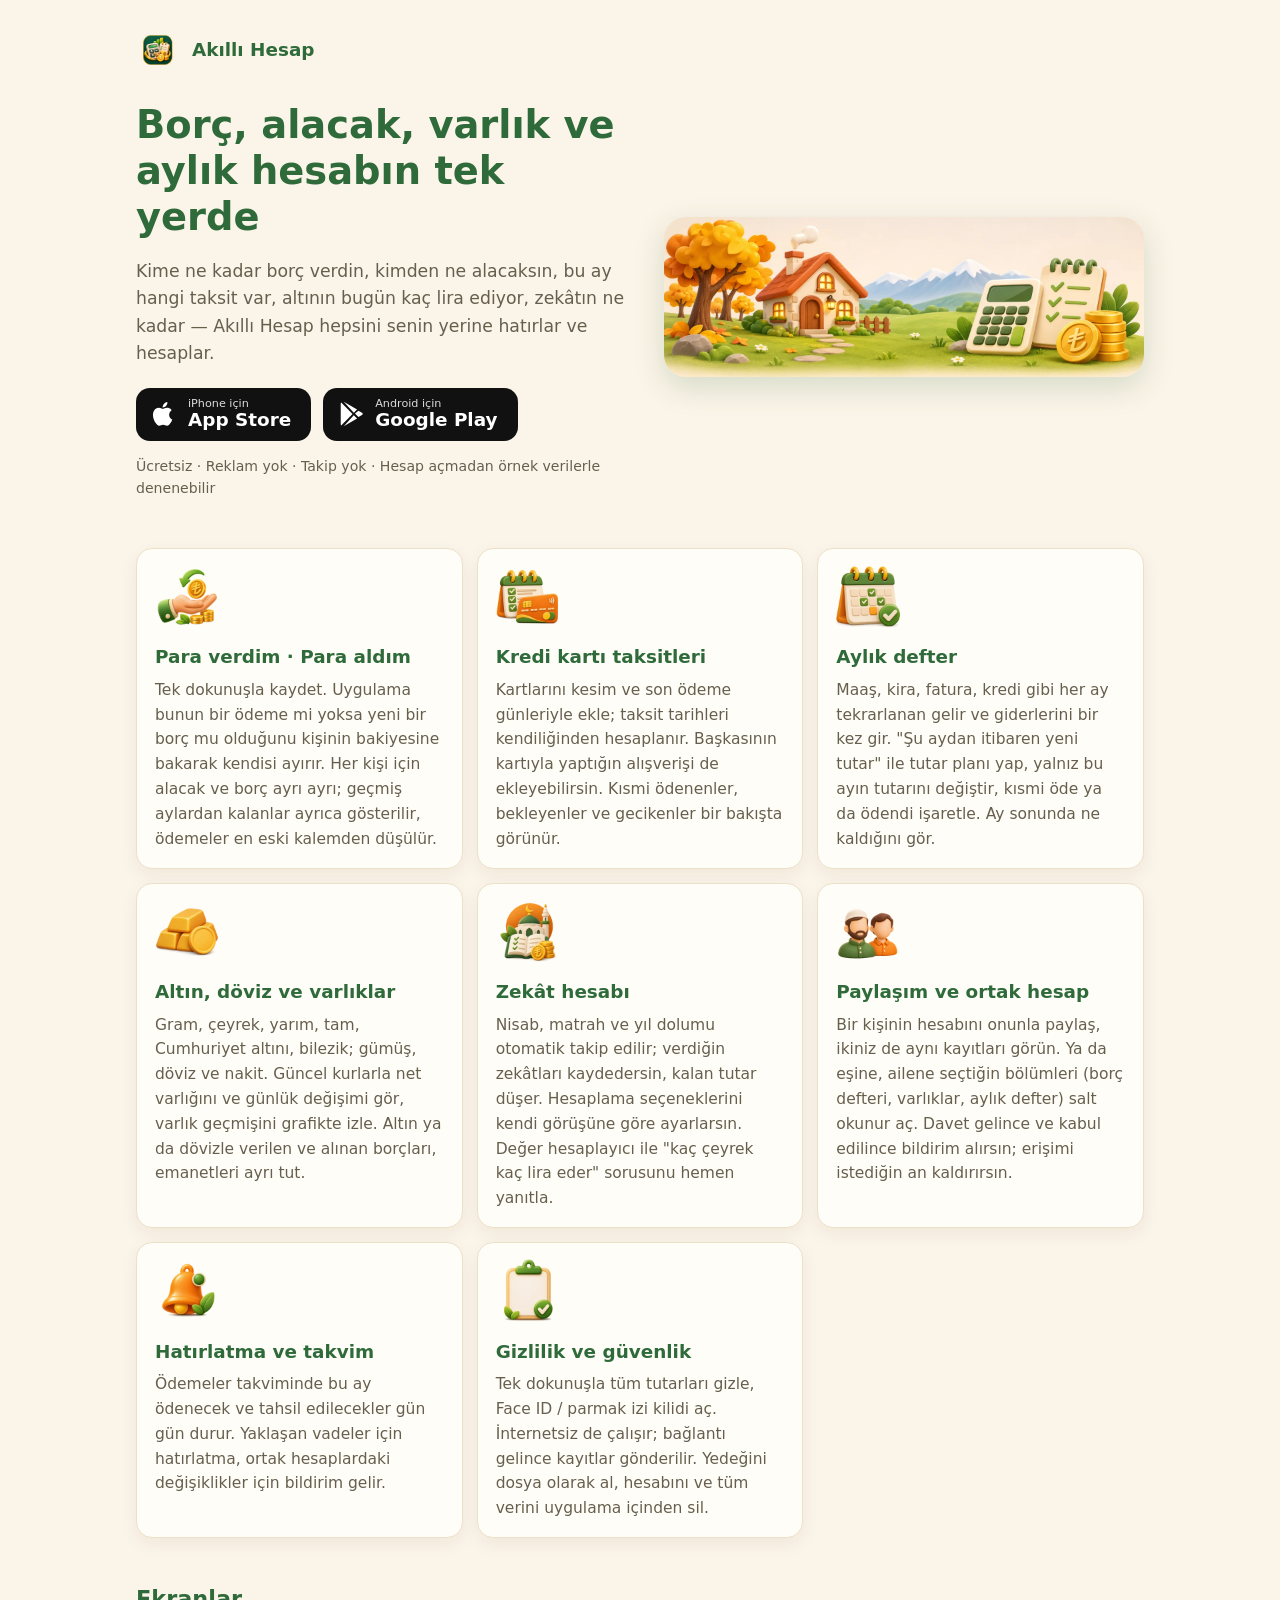
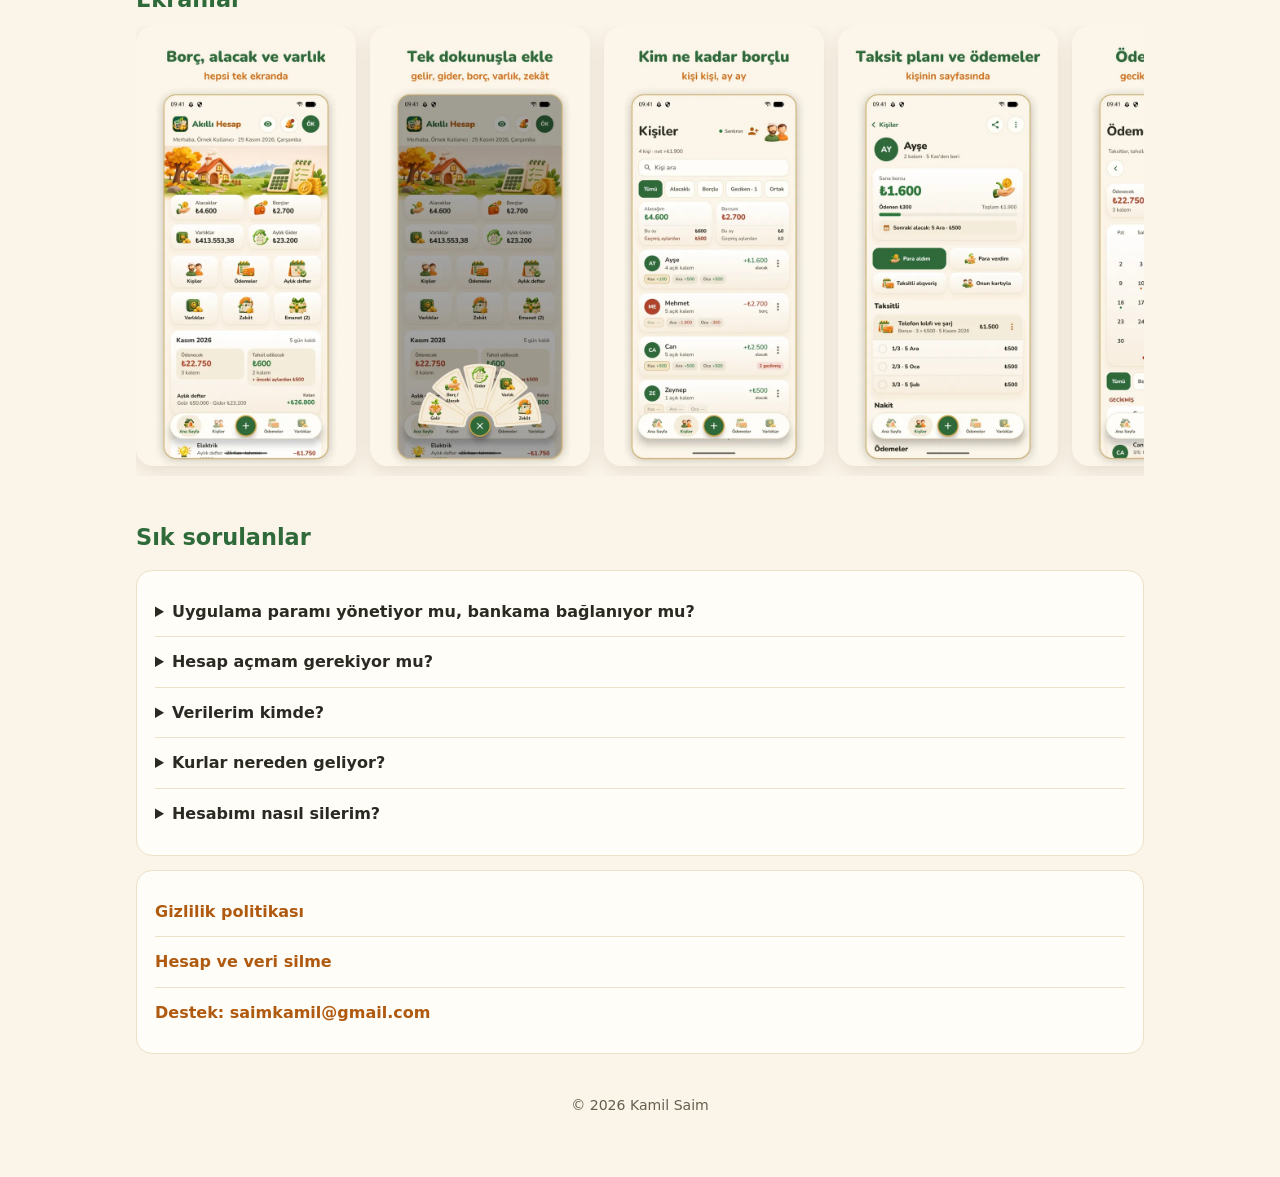
<file: akillihesap-site/public/index.html>
<!doctype html>
<html lang="tr">
<head>
<meta charset="utf-8">
<meta name="viewport" content="width=device-width, initial-scale=1">
<title>Akıllı Hesap — Borç, alacak, taksit, varlık ve zekât tek uygulamada</title>
<meta name="description" content="Akıllı Hesap: kişilerle borç ve alacak, kredi kartı taksitleri, aylık gelir-gider, altın ve döviz varlıkları, zekât hesabı tek uygulamada. Reklam yok, takip yok. iPhone ve Android.">
<meta property="og:title" content="Akıllı Hesap">
<meta property="og:description" content="Borç, alacak, taksit, aylık defter, altın-döviz varlıkları ve zekât tek hesapta.">
<meta property="og:image" content="https://akillihesap.kamilsaim.com/logo.png">
<meta name="theme-color" content="#2F6B3A">
<link rel="icon" href="favicon.png">
<link rel="apple-touch-icon" href="apple-touch-icon.png">
<link rel="stylesheet" href="stil.css">
</head>
<body>
<main class="wrap genis">
<header><img src="logo.png" alt=""><span>Akıllı Hesap</span></header>

<section class="hero">
  <div>
    <h1>Borç, alacak, varlık ve aylık hesabın tek yerde</h1>
    <p class="giris">Kime ne kadar borç verdin, kimden ne alacaksın, bu ay hangi taksit var, altının bugün kaç lira ediyor, zekâtın ne kadar — Akıllı Hesap hepsini senin yerine hatırlar ve hesaplar.</p>
    <div class="indir">
      <a class="magaza" href="https://apps.apple.com/tr/app/id6822288779">
        <svg viewBox="0 0 24 24" aria-hidden="true"><path d="M16.4 12.6c0-2.6 2.1-3.8 2.2-3.9-1.2-1.8-3.1-2-3.7-2-1.6-.2-3.1.9-3.9.9-.8 0-2-.9-3.4-.9-1.7 0-3.3 1-4.2 2.6-1.8 3.1-.5 7.7 1.3 10.2.9 1.2 1.9 2.6 3.2 2.6 1.3-.1 1.8-.8 3.3-.8s2 .8 3.4.8c1.4 0 2.3-1.3 3.1-2.5 1-1.4 1.4-2.8 1.4-2.9-.1 0-2.7-1-2.7-4.1zM13.9 5c.7-.9 1.2-2 1-3.2-1 0-2.3.7-3 1.6-.7.8-1.2 2-1.1 3.1 1.2.1 2.3-.6 3.1-1.5z"/></svg>
        <span><small>iPhone için</small>App Store</span>
      </a>
      <a class="magaza" href="https://play.google.com/store/apps/details?id=com.kamilsaim.borcdefteri">
        <svg viewBox="0 0 24 24" aria-hidden="true"><path d="M3.6 2.2c-.3.3-.4.7-.4 1.2v17.2c0 .5.1.9.4 1.2l9.7-9.8-9.7-9.8zm10.8 10.9 2.8 2.8-11.4 6.5 8.6-9.3zm0-2.2L5.8 1.6l11.4 6.5-2.8 2.8zm4-1.6 3 1.7c.9.5.9 1.4 0 1.9l-3 1.7-3-3 3-2.3z"/></svg>
        <span><small>Android için</small>Google Play</span>
      </a>
    </div>
    <p class="kucuk">Ücretsiz · Reklam yok · Takip yok · Hesap açmadan örnek verilerle denenebilir</p>
  </div>
  <img class="banner" src="g/banner.webp" alt="Ev, hesap makinesi ve altın paralarla Akıllı Hesap manzarası">
</section>

<section class="ozellikler">
  <article class="card ozellik">
    <img src="g/m_borc_verdim.webp" alt="">
    <h2>Para verdim · Para aldım</h2>
    <p>Tek dokunuşla kaydet. Uygulama bunun bir ödeme mi yoksa yeni bir borç mu olduğunu kişinin bakiyesine bakarak kendisi ayırır. Her kişi için alacak ve borç ayrı ayrı; geçmiş aylardan kalanlar ayrıca gösterilir, ödemeler en eski kalemden düşülür.</p>
  </article>
  <article class="card ozellik">
    <img src="g/taksit.webp" alt="">
    <h2>Kredi kartı taksitleri</h2>
    <p>Kartlarını kesim ve son ödeme günleriyle ekle; taksit tarihleri kendiliğinden hesaplanır. Başkasının kartıyla yaptığın alışverişi de ekleyebilirsin. Kısmi ödenenler, bekleyenler ve gecikenler bir bakışta görünür.</p>
  </article>
  <article class="card ozellik">
    <img src="g/d_defter.webp" alt="">
    <h2>Aylık defter</h2>
    <p>Maaş, kira, fatura, kredi gibi her ay tekrarlanan gelir ve giderlerini bir kez gir. "Şu aydan itibaren yeni tutar" ile tutar planı yap, yalnız bu ayın tutarını değiştir, kısmi öde ya da ödendi işaretle. Ay sonunda ne kaldığını gör.</p>
  </article>
  <article class="card ozellik">
    <img src="g/v_altin.webp" alt="">
    <h2>Altın, döviz ve varlıklar</h2>
    <p>Gram, çeyrek, yarım, tam, Cumhuriyet altını, bilezik; gümüş, döviz ve nakit. Güncel kurlarla net varlığını ve günlük değişimi gör, varlık geçmişini grafikte izle. Altın ya da dövizle verilen ve alınan borçları, emanetleri ayrı tut.</p>
  </article>
  <article class="card ozellik">
    <img src="g/m_zekat.webp" alt="">
    <h2>Zekât hesabı</h2>
    <p>Nisab, matrah ve yıl dolumu otomatik takip edilir; verdiğin zekâtları kaydedersin, kalan tutar düşer. Hesaplama seçeneklerini kendi görüşüne göre ayarlarsın. Değer hesaplayıcı ile "kaç çeyrek kaç lira eder" sorusunu hemen yanıtla.</p>
  </article>
  <article class="card ozellik">
    <img src="g/kisiler.webp" alt="">
    <h2>Paylaşım ve ortak hesap</h2>
    <p>Bir kişinin hesabını onunla paylaş, ikiniz de aynı kayıtları görün. Ya da eşine, ailene seçtiğin bölümleri (borç defteri, varlıklar, aylık defter) salt okunur aç. Davet gelince ve kabul edilince bildirim alırsın; erişimi istediğin an kaldırırsın.</p>
  </article>
  <article class="card ozellik">
    <img src="g/a_bildirim.webp" alt="">
    <h2>Hatırlatma ve takvim</h2>
    <p>Ödemeler takviminde bu ay ödenecek ve tahsil edilecekler gün gün durur. Yaklaşan vadeler için hatırlatma, ortak hesaplardaki değişiklikler için bildirim gelir.</p>
  </article>
  <article class="card ozellik">
    <img src="g/a_yedek.webp" alt="">
    <h2>Gizlilik ve güvenlik</h2>
    <p>Tek dokunuşla tüm tutarları gizle, Face ID / parmak izi kilidi aç. İnternetsiz de çalışır; bağlantı gelince kayıtlar gönderilir. Yedeğini dosya olarak al, hesabını ve tüm verini uygulama içinden sil.</p>
  </article>
</section>

<h2 class="baslik">Ekranlar</h2>
<div class="galeri">
  <img src="g/01-ana.webp" alt="Ana sayfa" loading="lazy">
  <img src="g/02-yelpaze.webp" alt="Ekleme menüsü" loading="lazy">
  <img src="g/03-kisiler.webp" alt="Kişiler" loading="lazy">
  <img src="g/04-kisi.webp" alt="Kişi detayı" loading="lazy">
  <img src="g/05-odemeler.webp" alt="Ödemeler takvimi" loading="lazy">
  <img src="g/06-varliklar.webp" alt="Varlıklar" loading="lazy">
  <img src="g/07-defter.webp" alt="Aylık defter" loading="lazy">
  <img src="g/08-zekat.webp" alt="Zekât" loading="lazy">
</div>

<h2 class="baslik">Sık sorulanlar</h2>
<div class="card sss">
  <details><summary>Uygulama paramı yönetiyor mu, bankama bağlanıyor mu?</summary><p>Hayır. Akıllı Hesap yalnız kayıt tutar ve hesaplar; para transferi yapmaz, bankaya ya da kartına bağlanmaz.</p></details>
  <details><summary>Hesap açmam gerekiyor mu?</summary><p>Denemek için gerekmez: giriş ekranında "Örnek verilerle gir" seç. Kendi kayıtların için Apple veya Google ile giriş yaparsın; böylece verilerin telefonların arasında eşitlenir.</p></details>
  <details><summary>Verilerim kimde?</summary><p>Kayıtların yalnız senin hesabına bağlıdır, başkası göremez (paylaştıkların hariç). Reklam ve takip yok, veriler üçüncü taraflarla paylaşılmaz. Ayrıntı: <a href="gizlilik">Gizlilik politikası</a>.</p></details>
  <details><summary>Kurlar nereden geliyor?</summary><p>Altın ve döviz kurları herkese açık bir kaynaktan okunur; gösterim amaçlıdır. İstersen elle de girebilirsin.</p></details>
  <details><summary>Hesabımı nasıl silerim?</summary><p>Uygulamada Ayarlar → "Hesabımı sil". Ayrıntı: <a href="gizlilik#hesap-silme">Hesap ve veri silme</a>.</p></details>
</div>

<div class="card links">
  <a href="gizlilik">Gizlilik politikası</a>
  <a href="gizlilik#hesap-silme">Hesap ve veri silme</a>
  <a href="mailto:saimkamil@gmail.com?subject=Ak%C4%B1ll%C4%B1%20Hesap">Destek: saimkamil@gmail.com</a>
</div>
<footer>© 2026 Kamil Saim</footer>
</main>
</body>
</html>
</file>
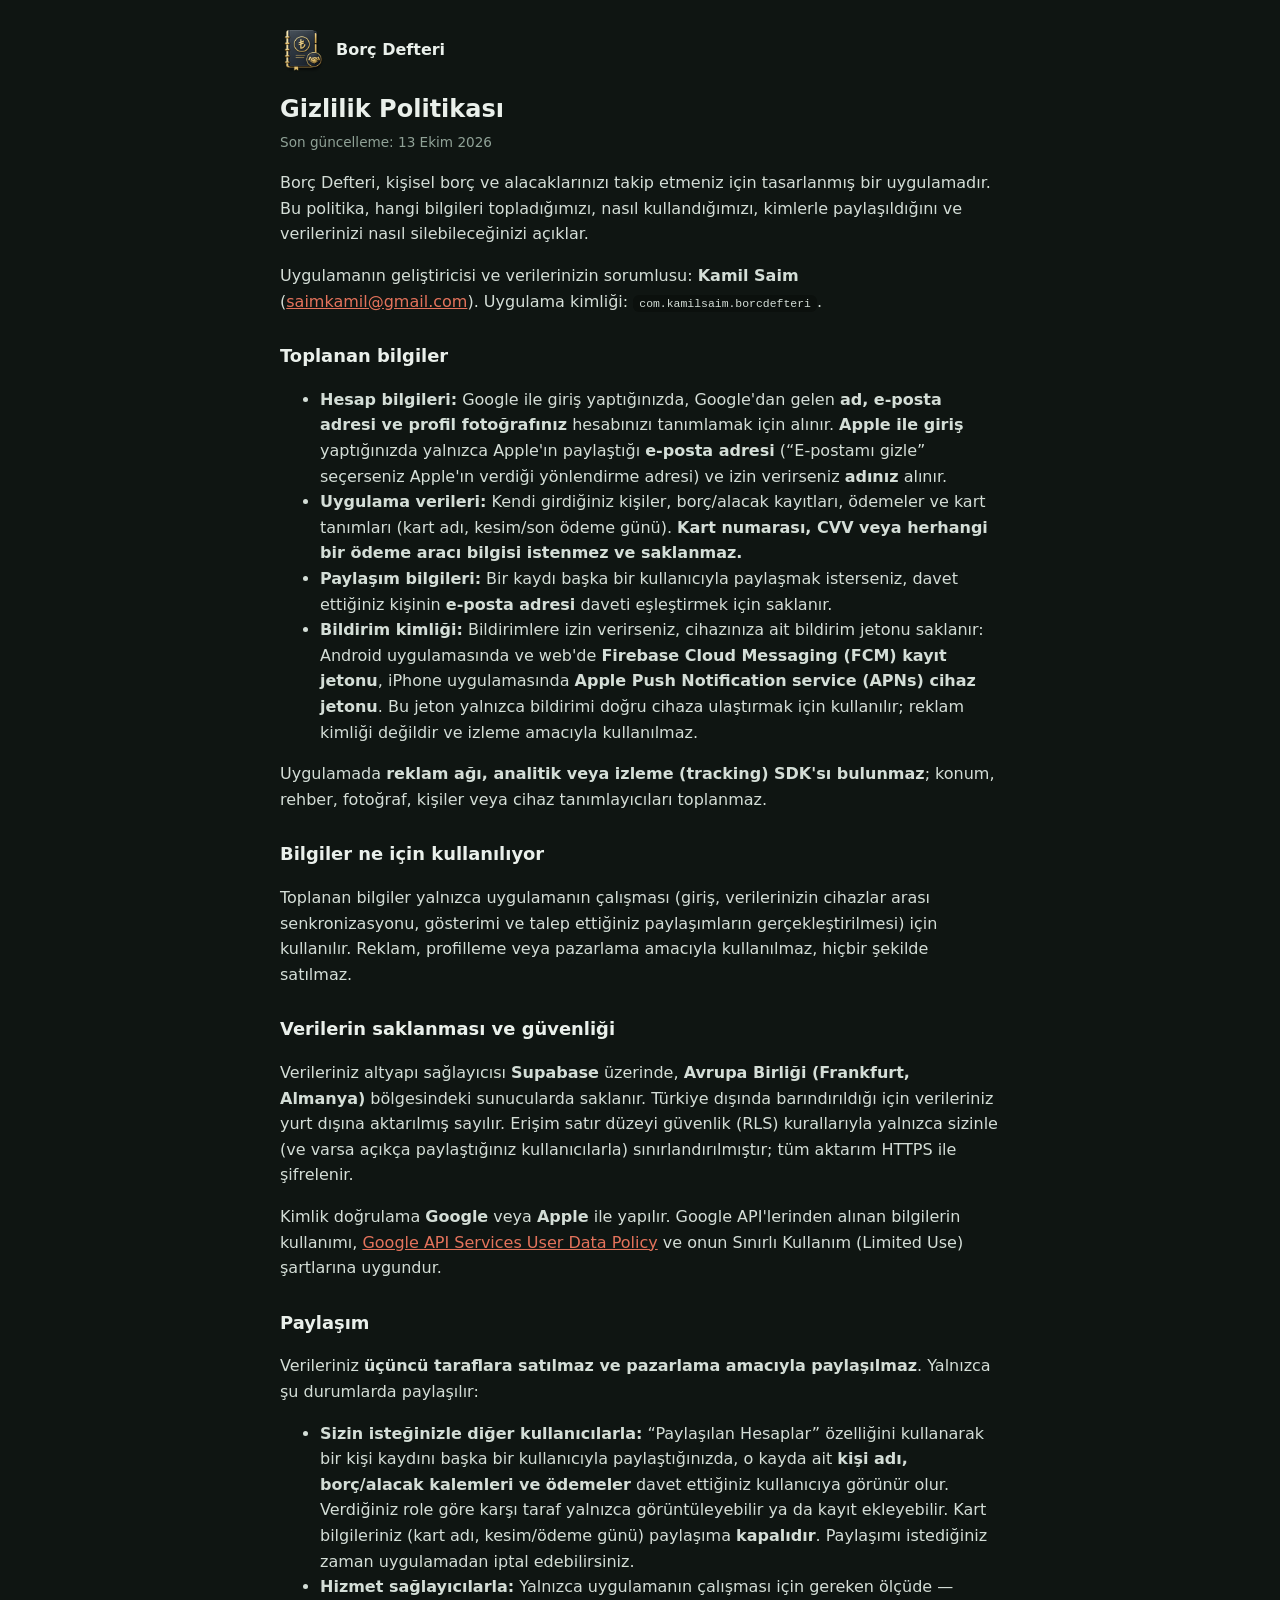
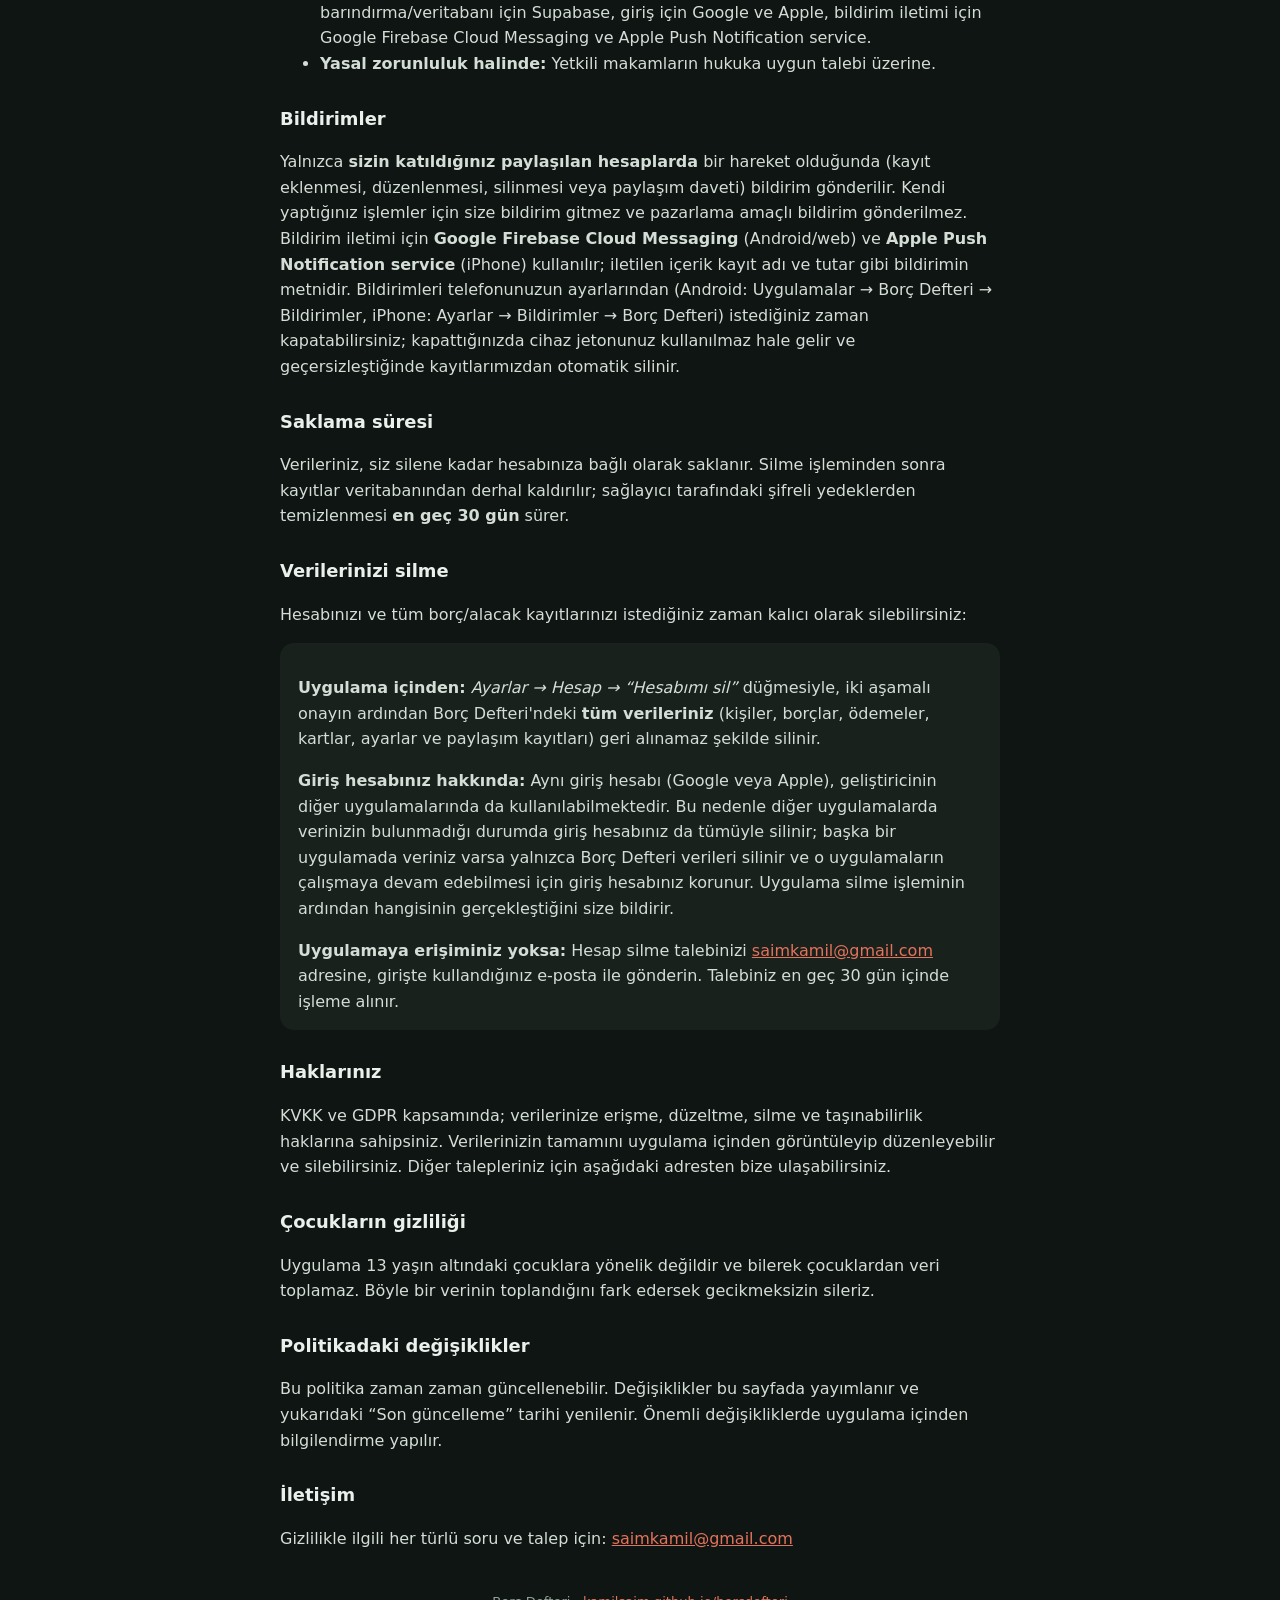
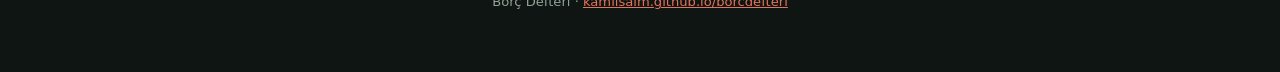
<file: gizlilik-politikasi.html>
<!DOCTYPE html>
<html lang="tr">
<head>
<meta charset="UTF-8">
<meta name="viewport" content="width=device-width, initial-scale=1.0">
<title>Gizlilik Politikası — Borç Defteri</title>
<link rel="icon" href="logo.png">
<link rel="apple-touch-icon" href="logo.png">
<style>
  :root{ --bg:#0F1512; --card:#18211C; --text:#EAF0EB; --muted:#90A297; --borc:#E4735C; }
  *{box-sizing:border-box}
  body{margin:0;background:var(--bg);color:var(--text);font-family:system-ui,-apple-system,Segoe UI,Roboto,sans-serif;line-height:1.6}
  .wrap{max-width:760px;margin:0 auto;padding:28px 20px 60px}
  header{display:flex;align-items:center;gap:12px;margin-bottom:8px}
  header img{width:44px;height:44px;border-radius:11px;object-fit:cover}
  h1{font-size:1.5rem;margin:18px 0 4px}
  h2{font-size:1.12rem;margin:28px 0 8px;color:var(--text)}
  .date{color:var(--muted);font-size:.85rem}
  p,li{color:#D4DED7}
  a{color:var(--borc)}
  .card{background:var(--card);border-radius:14px;padding:16px 18px;margin-top:14px}
  small{color:var(--muted)}
  code{background:#0B100D;padding:2px 6px;border-radius:6px;font-size:.88em}
  footer{margin-top:40px;text-align:center;color:var(--muted);font-size:.82rem}
</style>
</head>
<body>
<div class="wrap">
  <header>
    <img src="logo.png" alt="Borç Defteri logo">
    <strong>Borç Defteri</strong>
  </header>
  <h1>Gizlilik Politikası</h1>
  <div class="date">Son güncelleme: 13 Ekim 2026</div>

  <p>Borç Defteri, kişisel borç ve alacaklarınızı takip etmeniz için tasarlanmış bir uygulamadır. Bu politika, hangi bilgileri topladığımızı, nasıl kullandığımızı, kimlerle paylaşıldığını ve verilerinizi nasıl silebileceğinizi açıklar.</p>

  <p>Uygulamanın geliştiricisi ve verilerinizin sorumlusu: <strong>Kamil Saim</strong> (<a href="mailto:saimkamil@gmail.com">saimkamil@gmail.com</a>). Uygulama kimliği: <code>com.kamilsaim.borcdefteri</code>.</p>

  <h2>Toplanan bilgiler</h2>
  <ul>
    <li><strong>Hesap bilgileri:</strong> Google ile giriş yaptığınızda, Google'dan gelen <strong>ad, e-posta adresi ve profil fotoğrafınız</strong> hesabınızı tanımlamak için alınır. <strong>Apple ile giriş</strong> yaptığınızda yalnızca Apple'ın paylaştığı <strong>e-posta adresi</strong> (“E-postamı gizle” seçerseniz Apple'ın verdiği yönlendirme adresi) ve izin verirseniz <strong>adınız</strong> alınır.</li>
    <li><strong>Uygulama verileri:</strong> Kendi girdiğiniz kişiler, borç/alacak kayıtları, ödemeler ve kart tanımları (kart adı, kesim/son ödeme günü). <strong>Kart numarası, CVV veya herhangi bir ödeme aracı bilgisi istenmez ve saklanmaz.</strong></li>
    <li><strong>Paylaşım bilgileri:</strong> Bir kaydı başka bir kullanıcıyla paylaşmak isterseniz, davet ettiğiniz kişinin <strong>e-posta adresi</strong> daveti eşleştirmek için saklanır.</li>
    <li><strong>Bildirim kimliği:</strong> Bildirimlere izin verirseniz, cihazınıza ait bildirim jetonu saklanır: Android uygulamasında ve web'de <strong>Firebase Cloud Messaging (FCM) kayıt jetonu</strong>, iPhone uygulamasında <strong>Apple Push Notification service (APNs) cihaz jetonu</strong>. Bu jeton yalnızca bildirimi doğru cihaza ulaştırmak için kullanılır; reklam kimliği değildir ve izleme amacıyla kullanılmaz.</li>
  </ul>
  <p>Uygulamada <strong>reklam ağı, analitik veya izleme (tracking) SDK'sı bulunmaz</strong>; konum, rehber, fotoğraf, kişiler veya cihaz tanımlayıcıları toplanmaz.</p>

  <h2>Bilgiler ne için kullanılıyor</h2>
  <p>Toplanan bilgiler yalnızca uygulamanın çalışması (giriş, verilerinizin cihazlar arası senkronizasyonu, gösterimi ve talep ettiğiniz paylaşımların gerçekleştirilmesi) için kullanılır. Reklam, profilleme veya pazarlama amacıyla kullanılmaz, hiçbir şekilde satılmaz.</p>

  <h2>Verilerin saklanması ve güvenliği</h2>
  <p>Verileriniz altyapı sağlayıcısı <strong>Supabase</strong> üzerinde, <strong>Avrupa Birliği (Frankfurt, Almanya)</strong> bölgesindeki sunucularda saklanır. Türkiye dışında barındırıldığı için verileriniz yurt dışına aktarılmış sayılır. Erişim satır düzeyi güvenlik (RLS) kurallarıyla yalnızca sizinle (ve varsa açıkça paylaştığınız kullanıcılarla) sınırlandırılmıştır; tüm aktarım HTTPS ile şifrelenir.</p>
  <p>Kimlik doğrulama <strong>Google</strong> veya <strong>Apple</strong> ile yapılır. Google API'lerinden alınan bilgilerin kullanımı, <a href="https://developers.google.com/terms/api-services-user-data-policy" target="_blank" rel="noopener">Google API Services User Data Policy</a> ve onun Sınırlı Kullanım (Limited Use) şartlarına uygundur.</p>

  <h2>Paylaşım</h2>
  <p>Verileriniz <strong>üçüncü taraflara satılmaz ve pazarlama amacıyla paylaşılmaz</strong>. Yalnızca şu durumlarda paylaşılır:</p>
  <ul>
    <li><strong>Sizin isteğinizle diğer kullanıcılarla:</strong> “Paylaşılan Hesaplar” özelliğini kullanarak bir kişi kaydını başka bir kullanıcıyla paylaştığınızda, o kayda ait <strong>kişi adı, borç/alacak kalemleri ve ödemeler</strong> davet ettiğiniz kullanıcıya görünür olur. Verdiğiniz role göre karşı taraf yalnızca görüntüleyebilir ya da kayıt ekleyebilir. Kart bilgileriniz (kart adı, kesim/ödeme günü) paylaşıma <strong>kapalıdır</strong>. Paylaşımı istediğiniz zaman uygulamadan iptal edebilirsiniz.</li>
    <li><strong>Hizmet sağlayıcılarla:</strong> Yalnızca uygulamanın çalışması için gereken ölçüde — barındırma/veritabanı için Supabase, giriş için Google ve Apple, bildirim iletimi için Google Firebase Cloud Messaging ve Apple Push Notification service.</li>
    <li><strong>Yasal zorunluluk halinde:</strong> Yetkili makamların hukuka uygun talebi üzerine.</li>
  </ul>

  <h2>Bildirimler</h2>
  <p>Yalnızca <strong>sizin katıldığınız paylaşılan hesaplarda</strong> bir hareket olduğunda (kayıt eklenmesi, düzenlenmesi, silinmesi veya paylaşım daveti) bildirim gönderilir. Kendi yaptığınız işlemler için size bildirim gitmez ve pazarlama amaçlı bildirim gönderilmez. Bildirim iletimi için <strong>Google Firebase Cloud Messaging</strong> (Android/web) ve <strong>Apple Push Notification service</strong> (iPhone) kullanılır; iletilen içerik kayıt adı ve tutar gibi bildirimin metnidir. Bildirimleri telefonunuzun ayarlarından (Android: Uygulamalar → Borç Defteri → Bildirimler, iPhone: Ayarlar → Bildirimler → Borç Defteri) istediğiniz zaman kapatabilirsiniz; kapattığınızda cihaz jetonunuz kullanılmaz hale gelir ve geçersizleştiğinde kayıtlarımızdan otomatik silinir.</p>

  <h2>Saklama süresi</h2>
  <p>Verileriniz, siz silene kadar hesabınıza bağlı olarak saklanır. Silme işleminden sonra kayıtlar veritabanından derhal kaldırılır; sağlayıcı tarafındaki şifreli yedeklerden temizlenmesi <strong>en geç 30 gün</strong> sürer.</p>

  <h2>Verilerinizi silme</h2>
  <p>Hesabınızı ve tüm borç/alacak kayıtlarınızı istediğiniz zaman kalıcı olarak silebilirsiniz:</p>
  <div class="card">
    <p><strong>Uygulama içinden:</strong> <em>Ayarlar → Hesap → “Hesabımı sil”</em> düğmesiyle, iki aşamalı onayın ardından Borç Defteri'ndeki <strong>tüm verileriniz</strong> (kişiler, borçlar, ödemeler, kartlar, ayarlar ve paylaşım kayıtları) geri alınamaz şekilde silinir.</p>
    <p><strong>Giriş hesabınız hakkında:</strong> Aynı giriş hesabı (Google veya Apple), geliştiricinin diğer uygulamalarında da kullanılabilmektedir. Bu nedenle diğer uygulamalarda verinizin bulunmadığı durumda giriş hesabınız da tümüyle silinir; başka bir uygulamada veriniz varsa yalnızca Borç Defteri verileri silinir ve o uygulamaların çalışmaya devam edebilmesi için giriş hesabınız korunur. Uygulama silme işleminin ardından hangisinin gerçekleştiğini size bildirir.</p>
    <p style="margin-bottom:0"><strong>Uygulamaya erişiminiz yoksa:</strong> Hesap silme talebinizi <a href="mailto:saimkamil@gmail.com">saimkamil@gmail.com</a> adresine, girişte kullandığınız e-posta ile gönderin. Talebiniz en geç 30 gün içinde işleme alınır.</p>
  </div>

  <h2>Haklarınız</h2>
  <p>KVKK ve GDPR kapsamında; verilerinize erişme, düzeltme, silme ve taşınabilirlik haklarına sahipsiniz. Verilerinizin tamamını uygulama içinden görüntüleyip düzenleyebilir ve silebilirsiniz. Diğer talepleriniz için aşağıdaki adresten bize ulaşabilirsiniz.</p>

  <h2>Çocukların gizliliği</h2>
  <p>Uygulama 13 yaşın altındaki çocuklara yönelik değildir ve bilerek çocuklardan veri toplamaz. Böyle bir verinin toplandığını fark edersek gecikmeksizin sileriz.</p>

  <h2>Politikadaki değişiklikler</h2>
  <p>Bu politika zaman zaman güncellenebilir. Değişiklikler bu sayfada yayımlanır ve yukarıdaki “Son güncelleme” tarihi yenilenir. Önemli değişikliklerde uygulama içinden bilgilendirme yapılır.</p>

  <h2>İletişim</h2>
  <p>Gizlilikle ilgili her türlü soru ve talep için: <a href="mailto:saimkamil@gmail.com">saimkamil@gmail.com</a></p>

  <footer>
    Borç Defteri · <a href="https://kamilsaim.github.io/borcdefteri/">kamilsaim.github.io/borcdefteri</a>
  </footer>
</div>
</body>
</html>
</file>
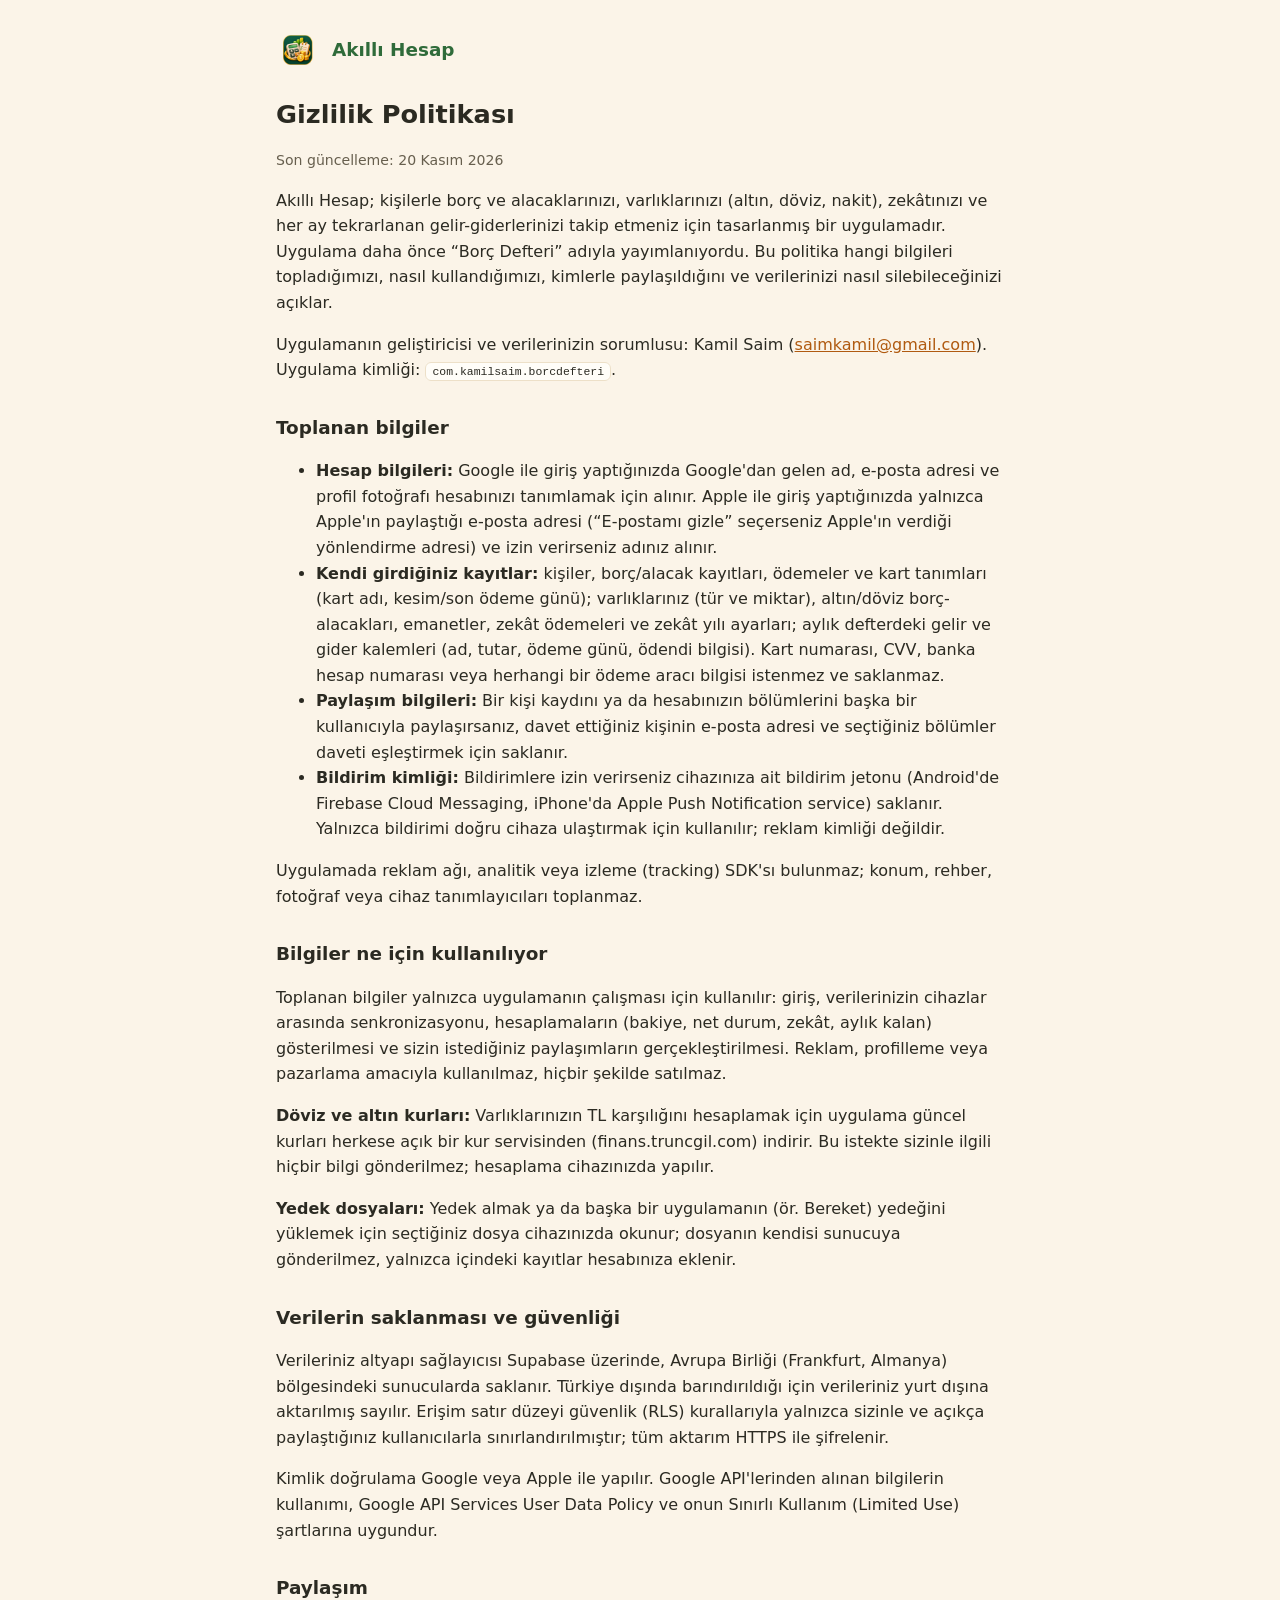
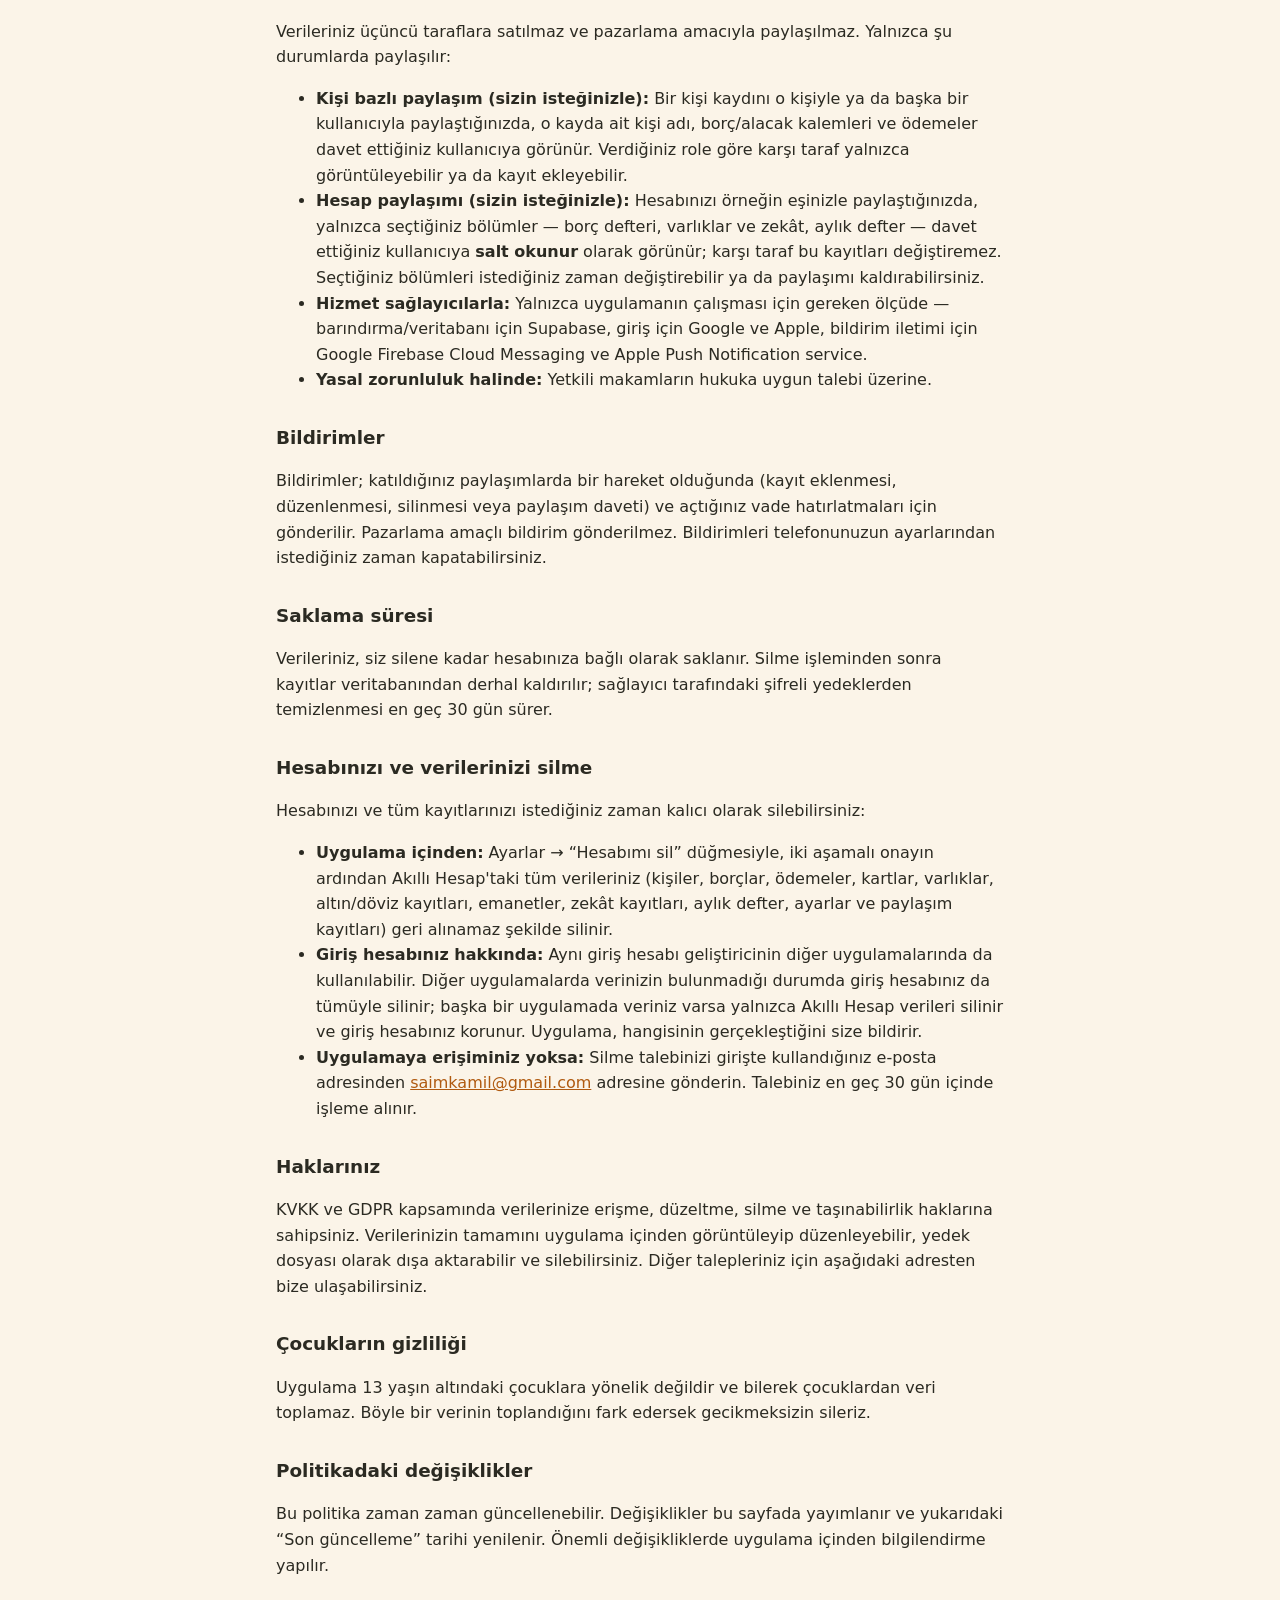
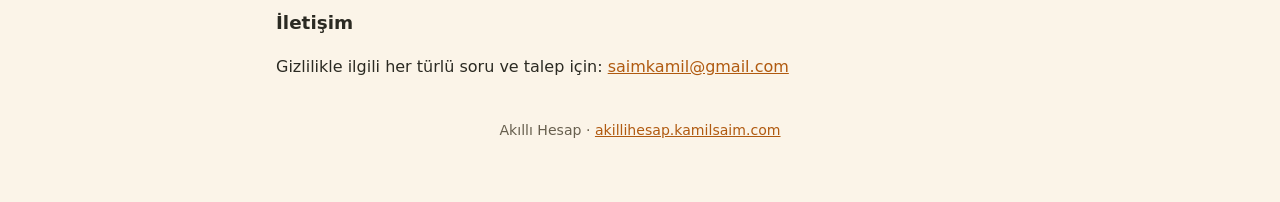
<file: akillihesap-site/public/gizlilik.html>
<!doctype html>
<html lang="tr">
<head>
<meta charset="utf-8">
<meta name="viewport" content="width=device-width, initial-scale=1">
<title>Gizlilik Politikası — Akıllı Hesap</title>
<meta name="description" content="Akıllı Hesap uygulamasının gizlilik politikası: hangi veriler toplanır, nasıl saklanır, nasıl silinir.">
<link rel="icon" href="logo.png">
<link rel="stylesheet" href="stil.css">
</head>
<body>
<main class="wrap">
<header><img src="logo.png" alt=""><span>Akıllı Hesap</span></header>
<h1>Gizlilik Politikası</h1>
<p class="date">Son güncelleme: 20 Kasım 2026</p>

<p>Akıllı Hesap; kişilerle borç ve alacaklarınızı, varlıklarınızı (altın, döviz, nakit), zekâtınızı ve her ay tekrarlanan gelir-giderlerinizi takip etmeniz için tasarlanmış bir uygulamadır. Uygulama daha önce “Borç Defteri” adıyla yayımlanıyordu. Bu politika hangi bilgileri topladığımızı, nasıl kullandığımızı, kimlerle paylaşıldığını ve verilerinizi nasıl silebileceğinizi açıklar.</p>
<p>Uygulamanın geliştiricisi ve verilerinizin sorumlusu: Kamil Saim (<a href="mailto:saimkamil@gmail.com">saimkamil@gmail.com</a>). Uygulama kimliği: <code>com.kamilsaim.borcdefteri</code>.</p>

<h2>Toplanan bilgiler</h2>
<ul>
<li><b>Hesap bilgileri:</b> Google ile giriş yaptığınızda Google'dan gelen ad, e-posta adresi ve profil fotoğrafı hesabınızı tanımlamak için alınır. Apple ile giriş yaptığınızda yalnızca Apple'ın paylaştığı e-posta adresi (“E-postamı gizle” seçerseniz Apple'ın verdiği yönlendirme adresi) ve izin verirseniz adınız alınır.</li>
<li><b>Kendi girdiğiniz kayıtlar:</b> kişiler, borç/alacak kayıtları, ödemeler ve kart tanımları (kart adı, kesim/son ödeme günü); varlıklarınız (tür ve miktar), altın/döviz borç-alacakları, emanetler, zekât ödemeleri ve zekât yılı ayarları; aylık defterdeki gelir ve gider kalemleri (ad, tutar, ödeme günü, ödendi bilgisi). Kart numarası, CVV, banka hesap numarası veya herhangi bir ödeme aracı bilgisi istenmez ve saklanmaz.</li>
<li><b>Paylaşım bilgileri:</b> Bir kişi kaydını ya da hesabınızın bölümlerini başka bir kullanıcıyla paylaşırsanız, davet ettiğiniz kişinin e-posta adresi ve seçtiğiniz bölümler daveti eşleştirmek için saklanır.</li>
<li><b>Bildirim kimliği:</b> Bildirimlere izin verirseniz cihazınıza ait bildirim jetonu (Android'de Firebase Cloud Messaging, iPhone'da Apple Push Notification service) saklanır. Yalnızca bildirimi doğru cihaza ulaştırmak için kullanılır; reklam kimliği değildir.</li>
</ul>
<p>Uygulamada reklam ağı, analitik veya izleme (tracking) SDK'sı bulunmaz; konum, rehber, fotoğraf veya cihaz tanımlayıcıları toplanmaz.</p>

<h2>Bilgiler ne için kullanılıyor</h2>
<p>Toplanan bilgiler yalnızca uygulamanın çalışması için kullanılır: giriş, verilerinizin cihazlar arasında senkronizasyonu, hesaplamaların (bakiye, net durum, zekât, aylık kalan) gösterilmesi ve sizin istediğiniz paylaşımların gerçekleştirilmesi. Reklam, profilleme veya pazarlama amacıyla kullanılmaz, hiçbir şekilde satılmaz.</p>
<p><b>Döviz ve altın kurları:</b> Varlıklarınızın TL karşılığını hesaplamak için uygulama güncel kurları herkese açık bir kur servisinden (finans.truncgil.com) indirir. Bu istekte sizinle ilgili hiçbir bilgi gönderilmez; hesaplama cihazınızda yapılır.</p>
<p><b>Yedek dosyaları:</b> Yedek almak ya da başka bir uygulamanın (ör. Bereket) yedeğini yüklemek için seçtiğiniz dosya cihazınızda okunur; dosyanın kendisi sunucuya gönderilmez, yalnızca içindeki kayıtlar hesabınıza eklenir.</p>

<h2>Verilerin saklanması ve güvenliği</h2>
<p>Verileriniz altyapı sağlayıcısı Supabase üzerinde, Avrupa Birliği (Frankfurt, Almanya) bölgesindeki sunucularda saklanır. Türkiye dışında barındırıldığı için verileriniz yurt dışına aktarılmış sayılır. Erişim satır düzeyi güvenlik (RLS) kurallarıyla yalnızca sizinle ve açıkça paylaştığınız kullanıcılarla sınırlandırılmıştır; tüm aktarım HTTPS ile şifrelenir.</p>
<p>Kimlik doğrulama Google veya Apple ile yapılır. Google API'lerinden alınan bilgilerin kullanımı, Google API Services User Data Policy ve onun Sınırlı Kullanım (Limited Use) şartlarına uygundur.</p>

<h2>Paylaşım</h2>
<p>Verileriniz üçüncü taraflara satılmaz ve pazarlama amacıyla paylaşılmaz. Yalnızca şu durumlarda paylaşılır:</p>
<ul>
<li><b>Kişi bazlı paylaşım (sizin isteğinizle):</b> Bir kişi kaydını o kişiyle ya da başka bir kullanıcıyla paylaştığınızda, o kayda ait kişi adı, borç/alacak kalemleri ve ödemeler davet ettiğiniz kullanıcıya görünür. Verdiğiniz role göre karşı taraf yalnızca görüntüleyebilir ya da kayıt ekleyebilir.</li>
<li><b>Hesap paylaşımı (sizin isteğinizle):</b> Hesabınızı örneğin eşinizle paylaştığınızda, yalnızca seçtiğiniz bölümler — borç defteri, varlıklar ve zekât, aylık defter — davet ettiğiniz kullanıcıya <b>salt okunur</b> olarak görünür; karşı taraf bu kayıtları değiştiremez. Seçtiğiniz bölümleri istediğiniz zaman değiştirebilir ya da paylaşımı kaldırabilirsiniz.</li>
<li><b>Hizmet sağlayıcılarla:</b> Yalnızca uygulamanın çalışması için gereken ölçüde — barındırma/veritabanı için Supabase, giriş için Google ve Apple, bildirim iletimi için Google Firebase Cloud Messaging ve Apple Push Notification service.</li>
<li><b>Yasal zorunluluk halinde:</b> Yetkili makamların hukuka uygun talebi üzerine.</li>
</ul>

<h2>Bildirimler</h2>
<p>Bildirimler; katıldığınız paylaşımlarda bir hareket olduğunda (kayıt eklenmesi, düzenlenmesi, silinmesi veya paylaşım daveti) ve açtığınız vade hatırlatmaları için gönderilir. Pazarlama amaçlı bildirim gönderilmez. Bildirimleri telefonunuzun ayarlarından istediğiniz zaman kapatabilirsiniz.</p>

<h2>Saklama süresi</h2>
<p>Verileriniz, siz silene kadar hesabınıza bağlı olarak saklanır. Silme işleminden sonra kayıtlar veritabanından derhal kaldırılır; sağlayıcı tarafındaki şifreli yedeklerden temizlenmesi en geç 30 gün sürer.</p>

<h2 id="hesap-silme">Hesabınızı ve verilerinizi silme</h2>
<p>Hesabınızı ve tüm kayıtlarınızı istediğiniz zaman kalıcı olarak silebilirsiniz:</p>
<ul>
<li><b>Uygulama içinden:</b> Ayarlar → “Hesabımı sil” düğmesiyle, iki aşamalı onayın ardından Akıllı Hesap'taki tüm verileriniz (kişiler, borçlar, ödemeler, kartlar, varlıklar, altın/döviz kayıtları, emanetler, zekât kayıtları, aylık defter, ayarlar ve paylaşım kayıtları) geri alınamaz şekilde silinir.</li>
<li><b>Giriş hesabınız hakkında:</b> Aynı giriş hesabı geliştiricinin diğer uygulamalarında da kullanılabilir. Diğer uygulamalarda verinizin bulunmadığı durumda giriş hesabınız da tümüyle silinir; başka bir uygulamada veriniz varsa yalnızca Akıllı Hesap verileri silinir ve giriş hesabınız korunur. Uygulama, hangisinin gerçekleştiğini size bildirir.</li>
<li><b>Uygulamaya erişiminiz yoksa:</b> Silme talebinizi girişte kullandığınız e-posta adresinden <a href="mailto:saimkamil@gmail.com?subject=Ak%C4%B1ll%C4%B1%20Hesap%20hesap%20silme">saimkamil@gmail.com</a> adresine gönderin. Talebiniz en geç 30 gün içinde işleme alınır.</li>
</ul>

<h2>Haklarınız</h2>
<p>KVKK ve GDPR kapsamında verilerinize erişme, düzeltme, silme ve taşınabilirlik haklarına sahipsiniz. Verilerinizin tamamını uygulama içinden görüntüleyip düzenleyebilir, yedek dosyası olarak dışa aktarabilir ve silebilirsiniz. Diğer talepleriniz için aşağıdaki adresten bize ulaşabilirsiniz.</p>

<h2>Çocukların gizliliği</h2>
<p>Uygulama 13 yaşın altındaki çocuklara yönelik değildir ve bilerek çocuklardan veri toplamaz. Böyle bir verinin toplandığını fark edersek gecikmeksizin sileriz.</p>

<h2>Politikadaki değişiklikler</h2>
<p>Bu politika zaman zaman güncellenebilir. Değişiklikler bu sayfada yayımlanır ve yukarıdaki “Son güncelleme” tarihi yenilenir. Önemli değişikliklerde uygulama içinden bilgilendirme yapılır.</p>

<h2>İletişim</h2>
<p>Gizlilikle ilgili her türlü soru ve talep için: <a href="mailto:saimkamil@gmail.com">saimkamil@gmail.com</a></p>

<footer>Akıllı Hesap · <a href="./">akillihesap.kamilsaim.com</a></footer>
</main>
</body>
</html>
</file>
<file: akillihesap-site/public/stil.css>
:root {
  --bg: #FBF4E8; --card: #FFFDF8; --line: #EDE0C8; --tx: #2B2A22; --tx2: #675F4E;
  --gr: #2F6B3A; --acc: #B05A10;
}
@media (prefers-color-scheme: dark) {
  :root { --bg: #111814; --card: #19221C; --line: #28352C; --tx: #EFE8D8; --tx2: #ABA493; --gr: #8FCB98; --acc: #F2A453; }
}
* { box-sizing: border-box; }
body { margin: 0; background: var(--bg); color: var(--tx); font-family: system-ui, -apple-system, "Segoe UI", Roboto, sans-serif; line-height: 1.6; }
.wrap { max-width: 760px; margin: 0 auto; padding: 28px 16px 60px; }
header { display: flex; align-items: center; gap: 12px; font-weight: 800; font-size: 1.15rem; color: var(--gr); }
header img { width: 44px; height: 44px; border-radius: 11px; }
h1 { font-size: 1.6rem; margin: 22px 0 4px; }
h2 { font-size: 1.15rem; margin: 30px 0 8px; }
.date, footer { color: var(--tx2); font-size: .88rem; }
p, li { color: var(--tx); }
a { color: var(--acc); }
code { background: var(--card); border: 1px solid var(--line); padding: 2px 6px; border-radius: 6px; font-size: .88em; }
.card { background: var(--card); border: 1px solid var(--line); border-radius: 16px; padding: 16px 18px; margin-top: 14px; }
.links a { display: block; padding: 12px 0; font-weight: 700; border-top: 1px solid var(--line); text-decoration: none; }
.links a:first-child { border-top: 0; }
footer { margin-top: 40px; text-align: center; }

/* Tanıtım sayfası */
.genis { max-width: 1040px; }
.hero { display: grid; gap: 24px; align-items: center; margin-top: 8px; }
@media (min-width: 820px) { .hero { grid-template-columns: 1.05fr 1fr; } }
.hero h1 { font-size: clamp(1.7rem, 4vw, 2.4rem); line-height: 1.2; color: var(--gr); }
.giris { font-size: 1.08rem; color: var(--tx2); }
.banner { width: 100%; border-radius: 22px; box-shadow: 0 10px 30px rgba(47,107,58,.18); }
.indir { display: flex; flex-wrap: wrap; gap: 12px; margin: 20px 0 8px; }
.magaza { display: inline-flex; align-items: center; gap: 10px; background: #111; color: #fff; text-decoration: none; border-radius: 14px; padding: 10px 20px 10px 14px; min-height: 52px; font-weight: 700; font-size: 1.15rem; line-height: 1.1; }
.magaza svg { width: 28px; height: 28px; fill: #fff; }
.magaza small { display: block; font-size: .7rem; font-weight: 500; opacity: .85; }
.magaza:hover { background: var(--gr); }
.kucuk { font-size: .88rem; color: var(--tx2); }
.ozellikler { display: grid; gap: 14px; margin-top: 34px; grid-template-columns: repeat(auto-fit, minmax(270px, 1fr)); }
.ozellik { margin-top: 0; box-shadow: 0 6px 18px rgba(60,40,10,.06); }
.ozellik img { width: 64px; height: 64px; object-fit: contain; }
.ozellik h2 { margin: 6px 0 6px; color: var(--gr); }
.ozellik p { margin: 0; color: var(--tx2); font-size: .97rem; }
.baslik { font-size: 1.4rem; margin-top: 44px; color: var(--gr); }
.galeri { display: flex; gap: 14px; overflow-x: auto; scroll-snap-type: x mandatory; padding-bottom: 10px; }
.galeri img { flex: 0 0 auto; width: 220px; border-radius: 18px; scroll-snap-align: start; box-shadow: 0 6px 18px rgba(60,40,10,.1); }
.sss details { border-top: 1px solid var(--line); padding: 12px 0; }
.sss details:first-child { border-top: 0; }
.sss summary { font-weight: 700; cursor: pointer; }
.sss p { margin: 8px 0 0; color: var(--tx2); }
</file>
